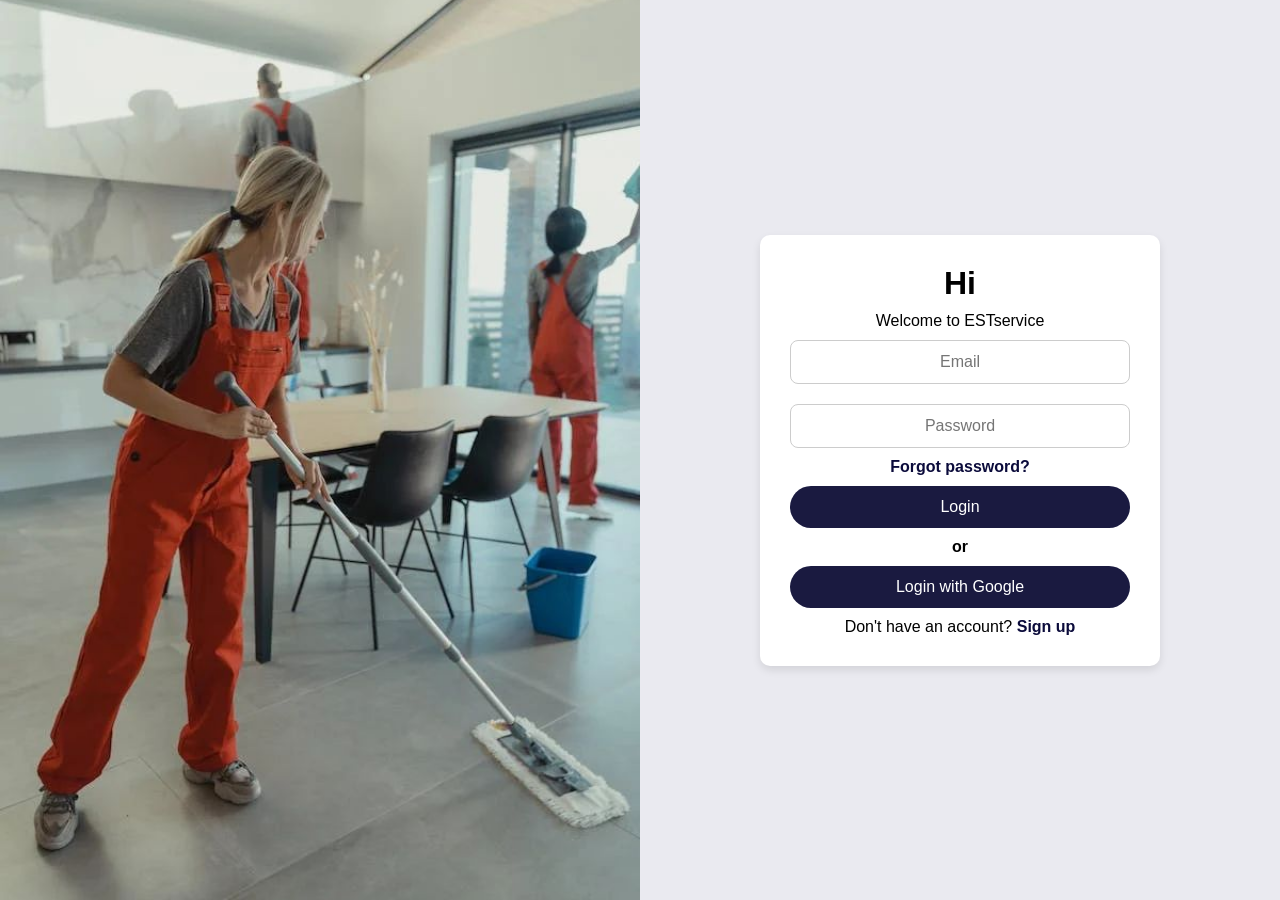
<file: EstService/Back-End/index.html>
<!DOCTYPE html>
<html lang="en">
<head>
    <meta charset="UTF-8">
    <meta name="viewport" content="width=device-width, initial-scale=1.0">
    <title>Admin | login </title>
    <link rel="stylesheet" href="css/master.css">
    <link rel="stylesheet" href="css/styles.css">
</head>
    <body>
        <div class="main">
            <div class="left-section">
            </div>
            <div class="right-section">
                <div class="login-container">
                    <h1>Hi</h1>
                    <p>Welcome to ESTservice</p>
                    <input type="email" placeholder="Email">
                    <input type="password" placeholder="Password">
                    <p class="forget-password"><a   href="#">Forgot password?</a></p>
                    <button>Login</button>
                    <p class="social-login">or</p>
                    <button>Login with Google</button>
                    <p class="already-have-account">Don't have an account? <a href="#">Sign up</a></p>
                </div>
            </div>
        </div>
    </body>
</html>
</file>
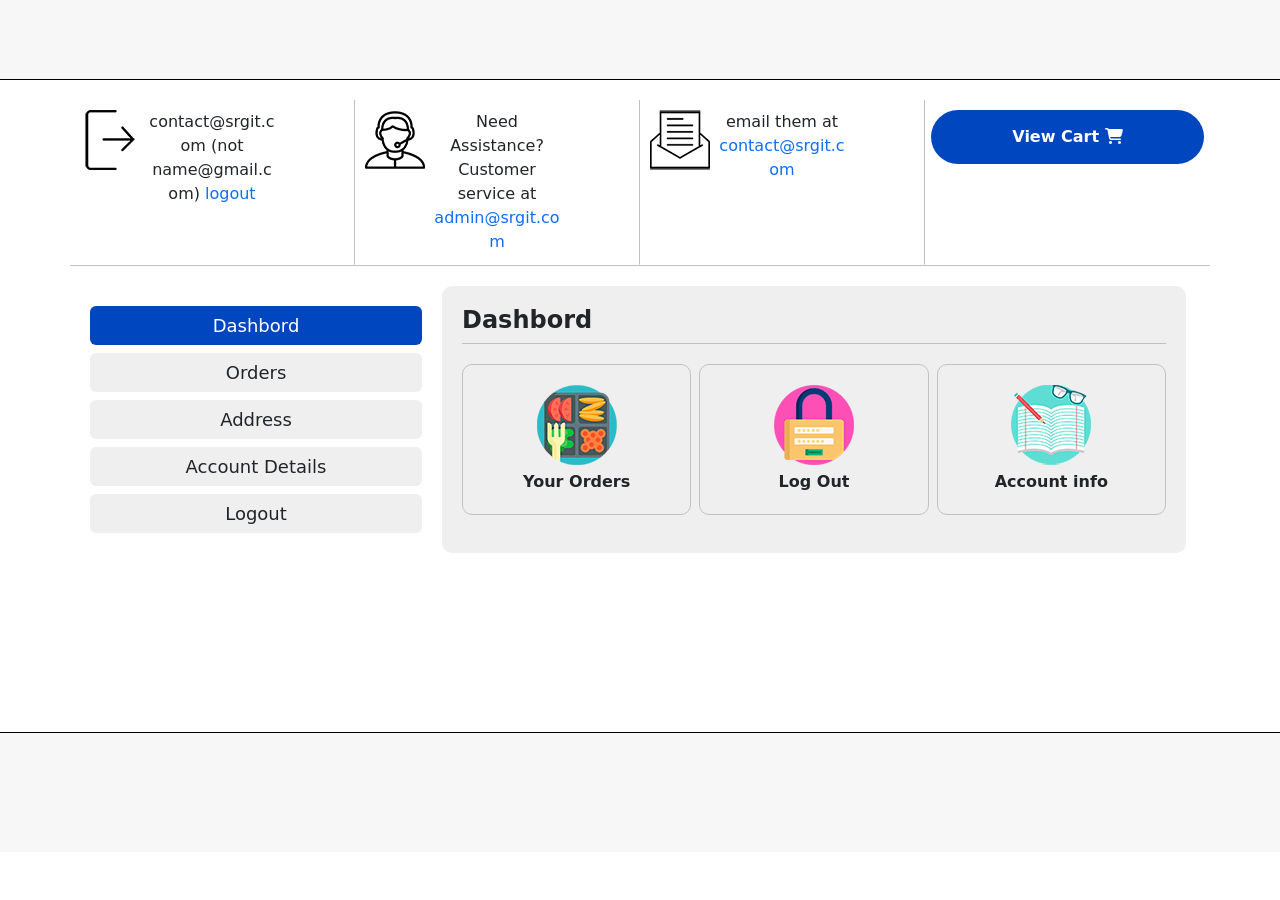
<file: my account/my-account.html>
<!DOCTYPE html>
<html lang="en">
<head>
  <meta charset="UTF-8">
  <meta name="viewport" content="width=device-width, initial-scale=1.0">
  <link href="https://cdn.jsdelivr.net/npm/bootstrap@5.3.3/dist/css/bootstrap.min.css" rel="stylesheet" integrity="sha384-QWTKZyjpPEjISv5WaRU9OFeRpok6YctnYmDr5pNlyT2bRjXh0JMhjY6hW+ALEwIH" crossorigin="anonymous">
  <link rel="stylesheet" href="https://cdnjs.cloudflare.com/ajax/libs/font-awesome/6.7.2/css/all.min.css" integrity="sha512-Evv84Mr4kqVGRNSgIGL/F/aIDqQb7xQ2vcrdIwxfjThSH8CSR7PBEakCr51Ck+w+/U6swU2Im1vVX0SVk9ABhg==" crossorigin="anonymous" referrerpolicy="no-referrer" />
  <link rel="stylesheet" href="css/master.css">
  <title>my account</title>
</head>
  <body>

    <!-- ====================================== Start Fake Header ========================================  -->
    <div class="fake-header">
      
    </div>
    <!-- ====================================== End Fake Header ========================================  -->








    <div class="main">
      <!-- =============================== Start Upper Section ====================================== -->
      <div class="container">
        <div class="upper-info row gy-5">
          <div class="col-sm-12 col-md-9 col-lg-3 single-info">
            <div class="upper-card account-name">
              <div class="row g-2">
                <div class="col-sm-12 col-md-3 card-image">
                  <img src="images/my account/logout.png" alt="something went wrong">
                </div>
                <div class="col-sm-12 col-md-6">
                  <div class="card-name">
                    contact@srgit.com
                    <span class="not-account">(not name@gmail.com)  <a href="#">logout</a></span>
                  </div>
                </div>
              </div>
            </div>
          </div>
          <div class="col-sm-12 col-md-9 col-lg-3 single-info">
            <div class="upper-card need-help">
              <div class="row g-2">
                <div class="col-sm-12 col-md-3 card-image">
                  <img src="images/my account/support (1).png" alt="something went wrong">
                </div>
                <div class="col-sm-12 col-md-6">
                  <div class="card-name">
                    Need Assistance?
                    Customer service at
                    
                    <a href="#">admin@srgit.com</a>
                  </div>
                </div>
              </div>
            </div>
          </div>
          <div class="col-sm-12 col-md-9 col-lg-3 single-info">
            <div class="upper-card the-email">
              <div class="row g-2">
                <div class="col-sm-12 col-md-3 card-image">
                  <img src="images/my account/email.png" alt="something went wrong">
                </div>
                <div class="col-sm-12 col-md-6">
                  <div class="card-name">
                    email them at
                    
                    <a href="#">contact@srgit.com</a>
                  </div>
                </div>
              </div>
            </div>
          </div>
          <div class="col-sm-12 col-md-6 col-lg-3 cart-button-section">
            <div class="upper-card need-help">
              <div class="row g-2">
                <button class="btn main-btn">view cart <i class="fa-solid fa-cart-shopping"></i></button>
              </div>
            </div>
          </div>
        </div>
      </div>
      <!-- =============================== End Upper Section ====================================== -->


      <!-- =============================== Start Tabs And Section ================================ -->
        <div class="container">
          <div class="content-my-account-section row">
            <div class="row">
              <div class="tabs col-12 col-lg-4">
                <div class="row gy-2">
                  <div class="col-12 single-tab">
                    <a class="myaccount-tab btn tab-button active" section-open="Dashbord"  >Dashbord</a>
                  </div>
                  <div class="col-12 single-tab">
                    <a class="myaccount-tab btn tab-button" section-open="Orders" >Orders</a>
                  </div>
                  <div class="col-12 single-tab">
                    <a class="myaccount-tab btn tab-button" section-open="Address" >Address</a>
                  </div>
                  <div class="col-12 single-tab">
                    <a class="myaccount-tab btn tab-button" section-open="Account Details">Account Details</a>
                  </div>
                  <div class="col-12 single-tab">
                    <a class="myaccount-tab btn tab-button" href="#">Logout</a>
                  </div>
                </div>
              </div>
              <div class="col-12 col-lg-8 tab-content">
                <div id="Dashbord" class="single-tab-content">
                  <div class="header-cotent">
                    <h2>Dashbord</h2>
                  </div>
                  <div class="row g-2">
                    
                    <div class="col-12 col-md-4 ">
                      <div class="dashbord-card">
                        <img src="images/my account/lunch-box.png" alt="">
                        <div class="dashbord-card-title">Your Orders</div>
                      </div>
                    </div>
                    <div class="col-12 col-md-4 ">
                      <div class="dashbord-card">
                        <img src="images/my account/login.png" alt="">
                        <div class="dashbord-card-title">Log Out</div>
                      </div>
                    </div>
                    <div class="col-12 col-md-4 ">
                      <div class="dashbord-card">
                        <img src="images/my account/notebook.png" alt="">
                        <div class="dashbord-card-title">Account info</div>
                      </div>
                    </div>
                  </div>
                </div>
              </div>
            </div>
          </div>
        </div>
      <!-- =============================== End Tabs And Section ================================ -->



    </div>







    <!-- ====================================== Start Fake footer ========================================  -->
    <div class="fake-footer">
      
    </div>
    <!-- ====================================== End Fake footer ========================================  -->


    <script src="https://cdn.jsdelivr.net/npm/@popperjs/core@2.11.8/dist/umd/popper.min.js" integrity="sha384-I7E8VVD/ismYTF4hNIPjVp/Zjvgyol6VFvRkX/vR+Vc4jQkC+hVqc2pM8ODewa9r" crossorigin="anonymous"></script>
    <script src="https://cdn.jsdelivr.net/npm/bootstrap@5.3.3/dist/js/bootstrap.min.js" integrity="sha384-0pUGZvbkm6XF6gxjEnlmuGrJXVbNuzT9qBBavbLwCsOGabYfZo0T0to5eqruptLy" crossorigin="anonymous"></script>
  </body>
</html>
</file>
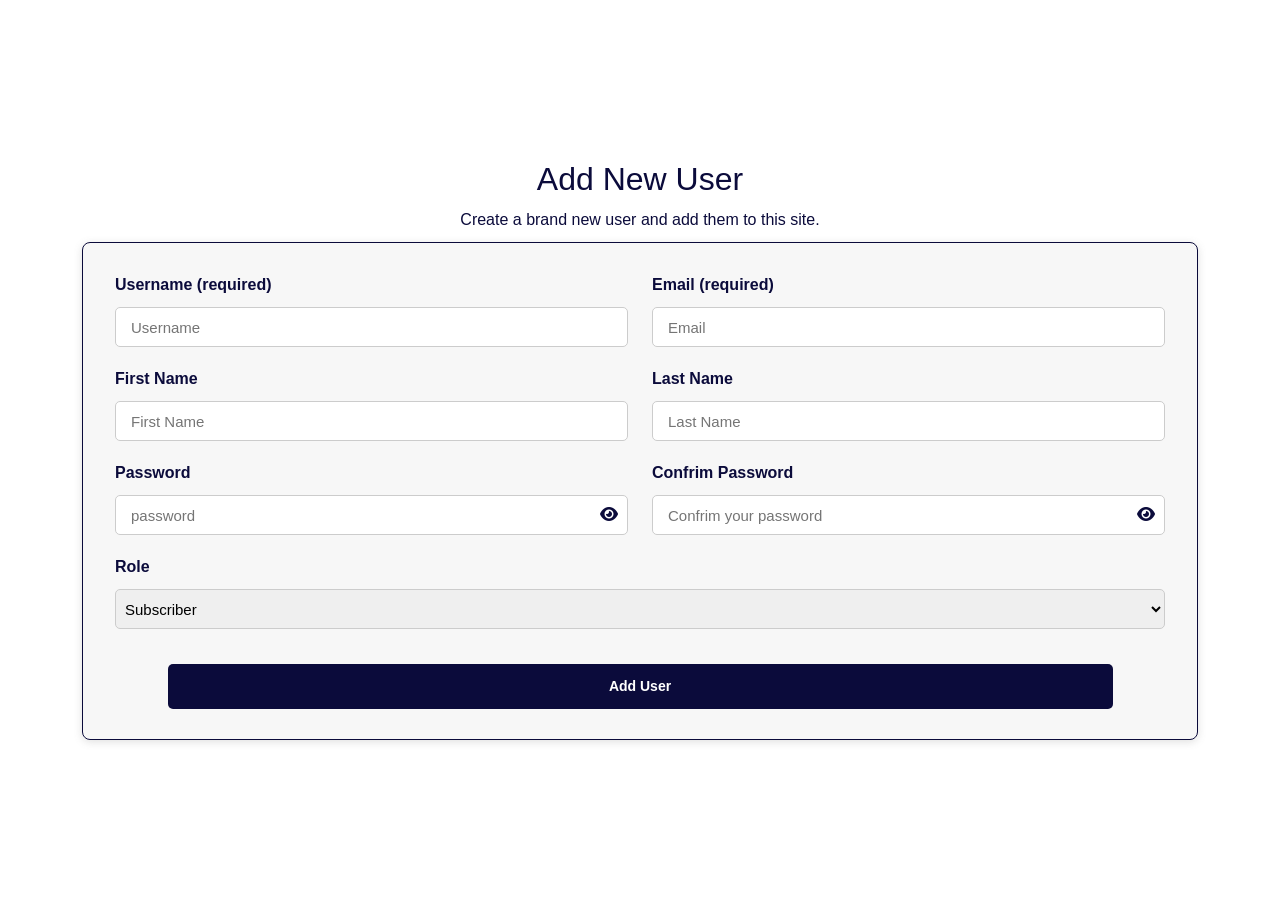
<file: EstService/Back-End/add-user.html>
<!DOCTYPE html>
<html lang="en">
<head>
    <meta charset="UTF-8">
    <meta name="viewport" content="width=device-width, initial-scale=1.0">
    <title>Add New User</title>
    <link href="https://cdn.jsdelivr.net/npm/bootstrap@5.3.3/dist/css/bootstrap.min.css" rel="stylesheet" integrity="sha384-QWTKZyjpPEjISv5WaRU9OFeRpok6YctnYmDr5pNlyT2bRjXh0JMhjY6hW+ALEwIH" crossorigin="anonymous">
    <link rel="stylesheet" href="https://cdnjs.cloudflare.com/ajax/libs/font-awesome/6.7.2/css/all.min.css" integrity="sha512-Evv84Mr4kqVGRNSgIGL/F/aIDqQb7xQ2vcrdIwxfjThSH8CSR7PBEakCr51Ck+w+/U6swU2Im1vVX0SVk9ABhg==" crossorigin="anonymous" referrerpolicy="no-referrer" />
    <link rel="stylesheet" href="css/master.css">
    <!-- <link rel="stylesheet" href="css/add-user.css"> -->
</head>
    <body>
        <div class="main-form">
            <div class="container">
                <h2 >Add New User</h2>
                <p>Create a brand new user and add them to this site.</p>
    
            <form action=""  method="POST">
                <div class="row">
                    <div class="input-div col-sm-12 col-md-6">
                        <label for="username">Username <span>(required)</span></label>
                        <input type="text" name="username" required id="username" placeholder="Username">
                    </div>
        
                    <div class="input-div col-sm-12 col-md-6">
                        <label for="email">Email <span>(required)</span></label>
                        <input type="email" name="email" required id="email" placeholder="Email">
                    </div>
                </div>
    
                <div class="row">
                    
                <div class="input-div col-sm-12 col-md-6">
                    <label for="firstname">First Name</label>
                    <input type="text" id="first-name" name="first-name" placeholder="First Name">
                </div>
    
                <div class="input-div col-sm-12 col-md-6">
                    <label for="last-name">Last Name</label>
                    <input type="text" id="last-name" name="last-name" placeholder="Last Name">
                </div>
                </div>
    
                <div class="row">
                    <div class="input-div col-sm-12 col-md-6">
                        <label for="password">Password</label>
                        <div class="password-with-icon">
                            <input type="password" id="password" name="password" placeholder="password">
                        </div>
                    </div>
    
                    <div class="input-div col-sm-12 col-md-6">
                        <label for="password">Confrim Password</label>
                        <div class="password-with-icon">
                            <input type="password" id="conf_password" name="conf-password" placeholder="Confrim your password">
                        </div>
                    </div>
                </div>
    
                <div class="row">
                    <div class="input-div ">
                        <label for="role">Role</label>
                        <select id="role" name="role">
                            <option value="subscriber">Subscriber</option>
                            <option value="editor">Editor</option>
                            <option value="administrator">Administrator</option>
                        </select>
                    </div>
                </div>
    
                <div class="row">
                    <div class="input-div">
                        <button type="submit" class="submit-btn">Add User</button>
                    </div>
                </div>
    
            </form>
            </div>
        </div>
    </body>
    <script src="https://cdn.jsdelivr.net/npm/@popperjs/core@2.11.8/dist/umd/popper.min.js" integrity="sha384-I7E8VVD/ismYTF4hNIPjVp/Zjvgyol6VFvRkX/vR+Vc4jQkC+hVqc2pM8ODewa9r" crossorigin="anonymous"></script>
    <script src="https://cdn.jsdelivr.net/npm/bootstrap@5.3.3/dist/js/bootstrap.min.js" integrity="sha384-0pUGZvbkm6XF6gxjEnlmuGrJXVbNuzT9qBBavbLwCsOGabYfZo0T0to5eqruptLy" crossorigin="anonymous"></script>
    <script src="https://ajax.googleapis.com/ajax/libs/jquery/3.7.1/jquery.min.js"></script>
    <script src="js/main.js"></script>
</html>
</file>
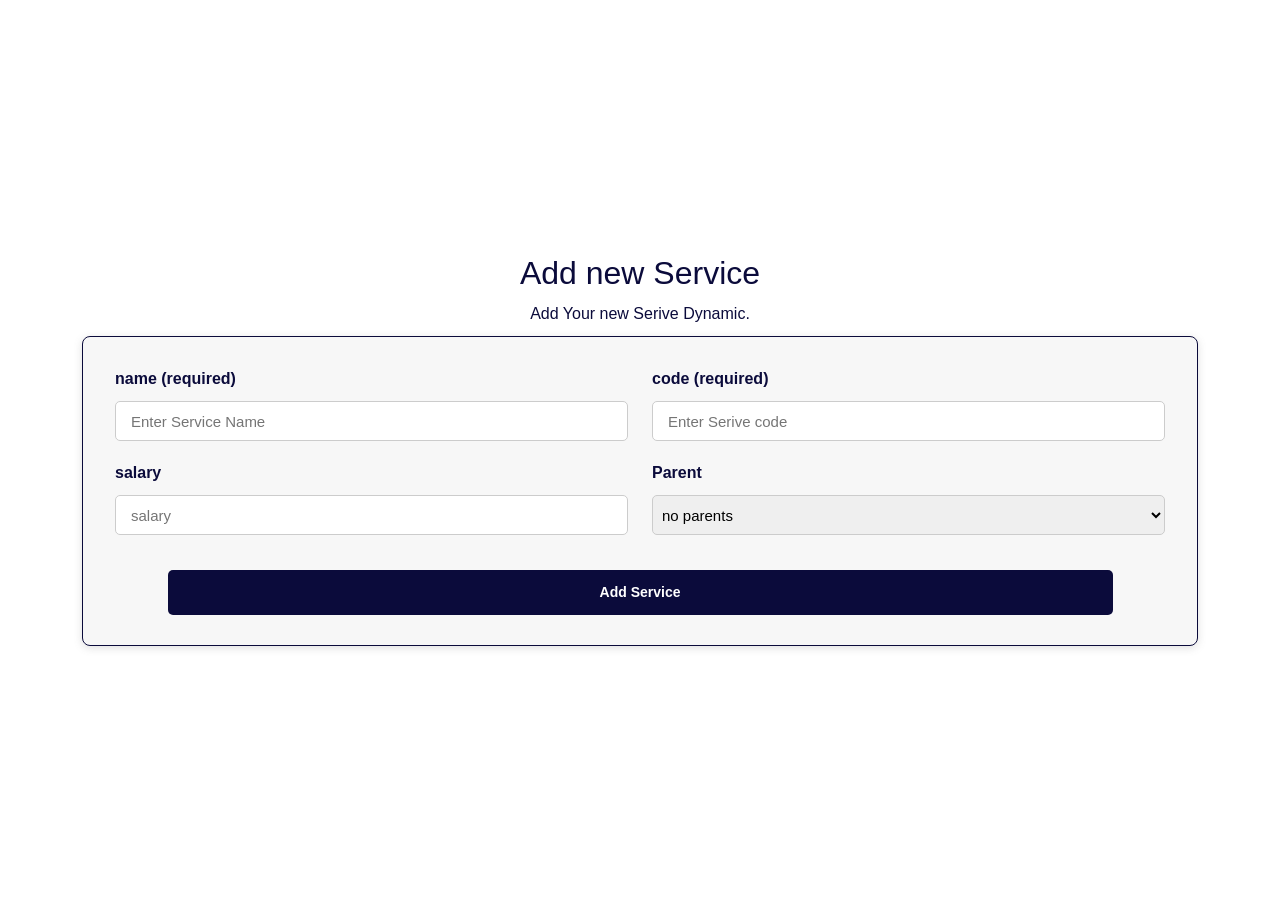
<file: EstService/Back-End/services.html>
<!DOCTYPE html>
<html lang="en">
<head>
    <meta charset="UTF-8">
    <meta name="viewport" content="width=device-width, initial-scale=1.0">
    <title>Add New User</title>
    <link href="https://cdn.jsdelivr.net/npm/bootstrap@5.3.3/dist/css/bootstrap.min.css" rel="stylesheet" integrity="sha384-QWTKZyjpPEjISv5WaRU9OFeRpok6YctnYmDr5pNlyT2bRjXh0JMhjY6hW+ALEwIH" crossorigin="anonymous">
    <link rel="stylesheet" href="https://cdnjs.cloudflare.com/ajax/libs/font-awesome/6.7.2/css/all.min.css" integrity="sha512-Evv84Mr4kqVGRNSgIGL/F/aIDqQb7xQ2vcrdIwxfjThSH8CSR7PBEakCr51Ck+w+/U6swU2Im1vVX0SVk9ABhg==" crossorigin="anonymous" referrerpolicy="no-referrer" />
    <link rel="stylesheet" href="css/master.css">
    <!-- <link rel="stylesheet" href="css/add-user.css"> -->
</head>
    <body>
        <div class="main-form">
            <div class="container">
                <h2 >Add new Service</h2>
                <p>Add Your new Serive Dynamic.</p>
    
            <form action=""  method="POST">
                <div class="row">
                    <div class="input-div col-sm-12 col-md-6">
                        <label for="name">name <span>(required)</span></label>
                        <input type="text" name="name" required id="name" placeholder="Enter Service Name">
                    </div>
        
                    <div class="input-div col-sm-12 col-md-6">
                        <label for="code">code <span>(required)</span></label>
                        <input type="code" name="code" required id="code" placeholder="Enter Serive code">
                    </div>
                </div>
    
                <div class="row">
                    <div class="input-div col-sm-12 col-md-6">
                        <label for="salary">salary</label>
                        <input type="number" id="salary name="salary placeholder="salary">
                    </div>

                    <div class="input-div col-sm-12 col-md-6">
                        <label for="service-parent">Parent</label>
                        <select name="parent" >
                            <option value="no_parents">no parents</option>
                            <option value="Serv1">Serv1</option>
                            <option value="serv2">serv2</option>
                        </select>
                    </div>

                </div>
    

    

    
                <div class="row">
                    <div class="input-div">
                        <button type="submit" class="submit-btn">Add Service</button>
                    </div>
                </div>
    
            </form>
            </div>
        </div>
    </body>
    <script src="https://cdn.jsdelivr.net/npm/@popperjs/core@2.11.8/dist/umd/popper.min.js" integrity="sha384-I7E8VVD/ismYTF4hNIPjVp/Zjvgyol6VFvRkX/vR+Vc4jQkC+hVqc2pM8ODewa9r" crossorigin="anonymous"></script>
    <script src="https://cdn.jsdelivr.net/npm/bootstrap@5.3.3/dist/js/bootstrap.min.js" integrity="sha384-0pUGZvbkm6XF6gxjEnlmuGrJXVbNuzT9qBBavbLwCsOGabYfZo0T0to5eqruptLy" crossorigin="anonymous"></script>
    <script src="https://ajax.googleapis.com/ajax/libs/jquery/3.7.1/jquery.min.js"></script>
    <script src="js/main.js"></script>
</html>
</file>
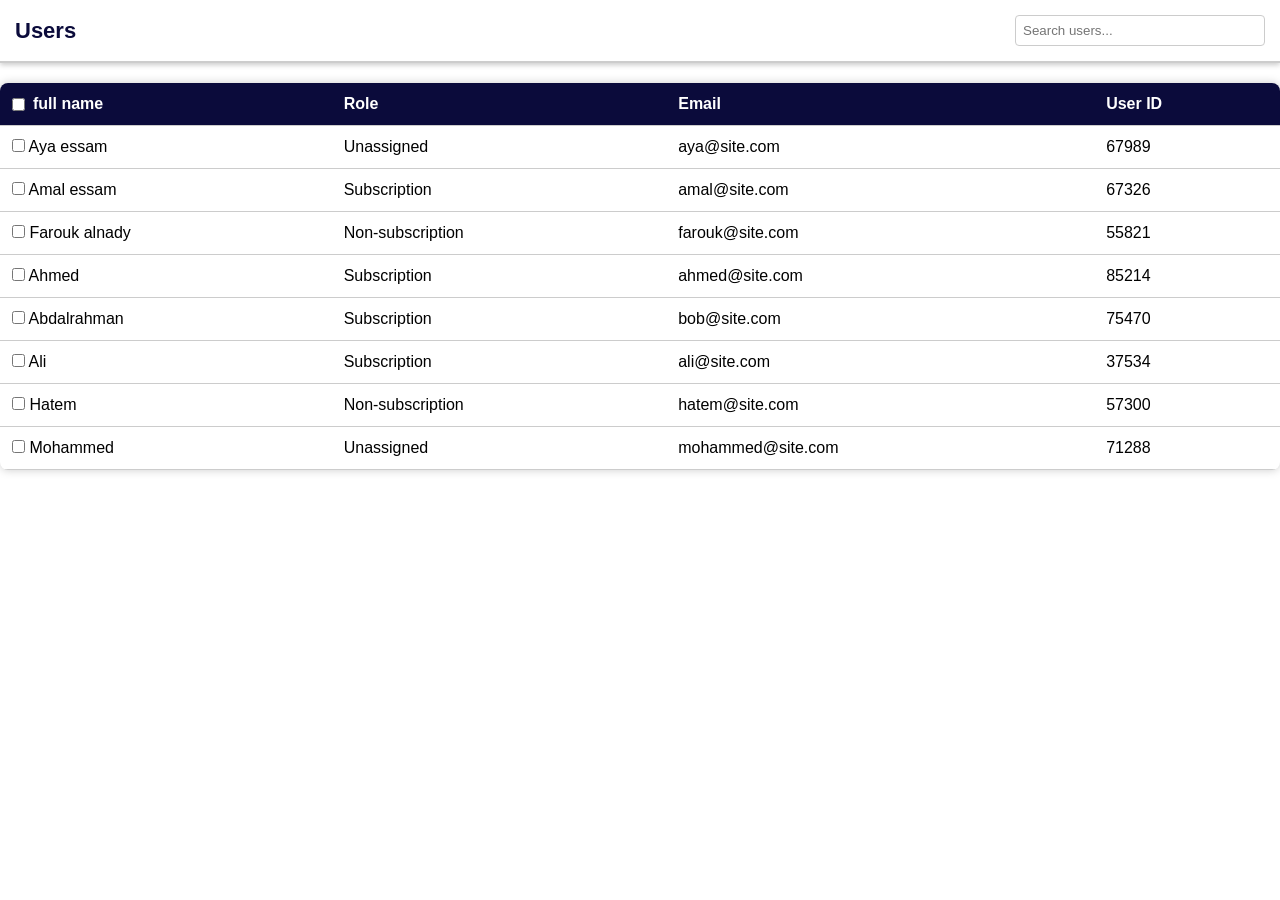
<file: EstService/Back-End/table-users.html>
<!DOCTYPE html>
<html lang="en">
<head>
    <meta charset="UTF-8">
    <meta name="viewport" content="width=device-width, initial-scale=1.0">
    <title>form</title>
    <link rel="stylesheet" href="css/master.css">
    <link rel="stylesheet" href="css/form.css">
</head>
    <body>
    <!-------------------- bage header --------------------------------------------->

        <div class="header">
        <h2 class="header-title">Users</h2>
        <input type="text" class="search-box" placeholder="Search users...">
        </div>


    <!------------------------------------ table-user ----------------------------------------->

    <!-------------------- table-header ----------------------------------------->
        <table class="users-table">
            <thead>
                <tr class="table-header">

                    <th class="col-fullname">
                    <div class="table-header-checkbox">
                        <input type="checkbox">
                    <label>full name</label>
                    </div> 
                    </th>

                    <th class="col-role">Role</th>
                    <th class="col-email">Email</th>
                    <th class="col-userid">User ID</th>
                </tr>
            </thead>
    <!----------------------table-row ----------------------------------------->
            <tbody>
                <tr class="user-row">
                    <td class="user-fullname">
                        <div class="user-profile">
                            <input type="checkbox" name="" id="">
                            <span class="user-name">Aya essam</span>
                        </div>
                    </td>
                    <td class="user-role">Unassigned</td>
                    <td class="user-email">aya@site.com</td>
                    <td class="user-id">67989</td>
                </tr>
                <tr class="user-row">
                    <td class="user-fullname"><input type="checkbox"> Amal essam </td>
                    <td class="user-role">Subscription</td>
                    <td class="user-email">amal@site.com</td>
                    <td class="user-id">67326</td>
                </tr>
                <tr class="user-row">
                    <td class="user-fullname"><input type="checkbox"> Farouk alnady</td>
                    <td class="user-role">Non-subscription</td>
                    <td class="user-email"> farouk@site.com</td>
                    <td class="user-id">55821</td>
                </tr>
                <tr class="user-row"> 
                    <td class="user-fullname"><input type="checkbox"> Ahmed</td>
                    <td class="user-role">Subscription</td>
                    <td class="user-email">ahmed@site.com</td>
                    <td class="user-id">85214</td>
                </tr>
                <tr class="user-row">
                    <td class="user-fullname"><input type="checkbox"> Abdalrahman</td>
                    <td class="user-role">Subscription</td>
                    <td class="user-email">bob@site.com</td>
                    <td class="user-id">75470</td>
                </tr>
                <tr class="user-row">
                    <td class="user-fullname"><input type="checkbox"> Ali</td>
                    <td class="user-role">Subscription</td>
                    <td class="user-email">ali@site.com</td>
                    <td class="user-id">37534</td>
                </tr>
                <tr class="user-row">
                    <td class="user-fullname"><input type="checkbox"> Hatem</td>
                    <td class="user-role">Non-subscription</td>
                    <td class="user-email">hatem@site.com</td>
                    <td class="user-id">57300</td>
                </tr>
                <tr class="user-row">
                    <td class="user-fullname"><input type="checkbox"> Mohammed</td>
                    <td class="user-role">Unassigned</td>
                    <td class="user-email">mohammed@site.com</td>
                    <td class="user-id">71288</td>
                </tr>
            </tbody>
        </table>

    </body>
</html>
</file>
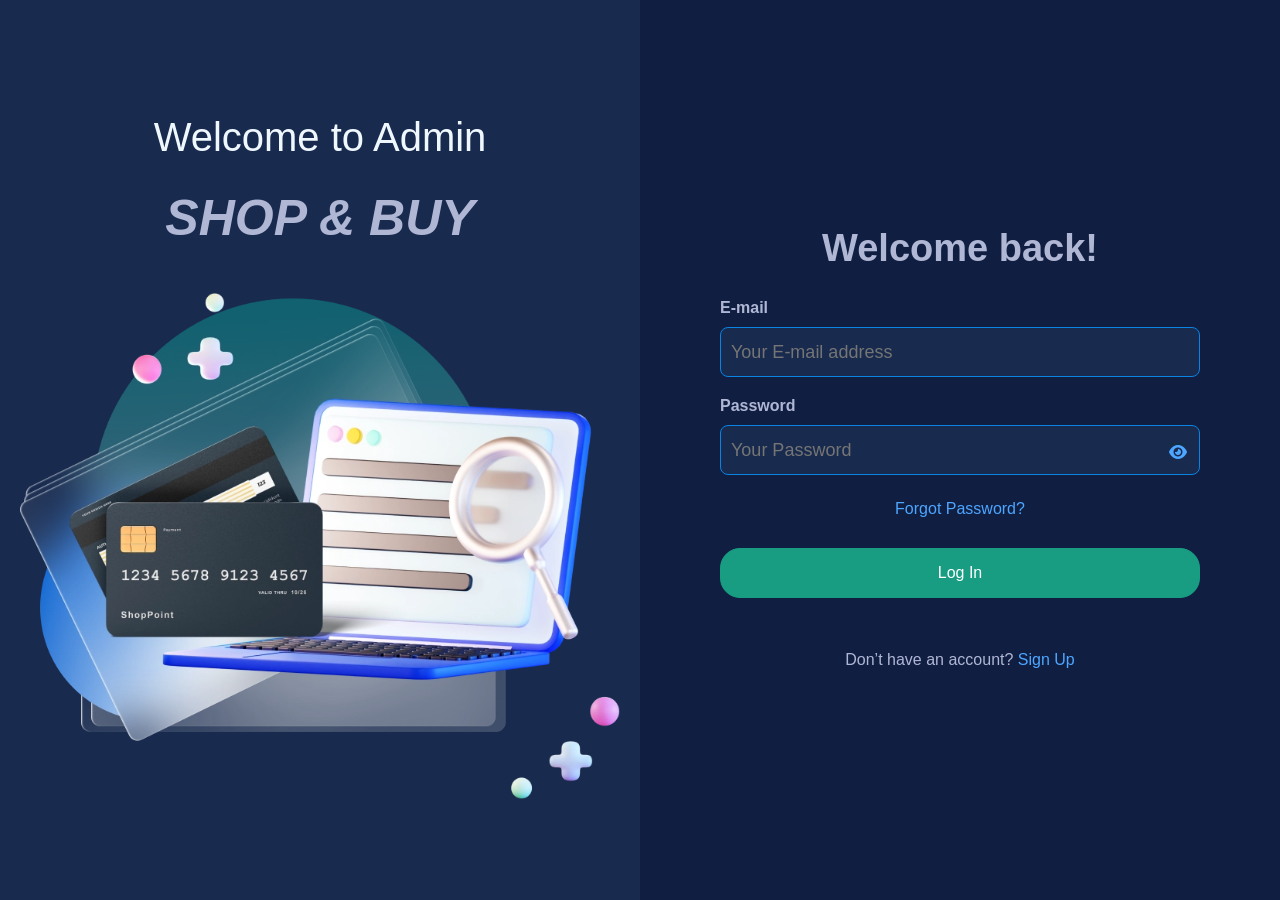
<file: S&B/Back-End/Log in.Html>
<!DOCTYPE html>
<html lang="en">
<head>
	<meta charset="UTF-8">
	<meta name="viewport" content="width=device-width, initial-scale=1.0">
	<title></title>
	<link rel="stylesheet" href="https://cdnjs.cloudflare.com/ajax/libs/font-awesome/6.7.2/css/all.min.css">
	<link rel="stylesheet" href="css/master.css">
	<link rel="stylesheet" href="css/log_in.css">
</head>
	<body>
		<div class="form">
			<div class="section_img">
					<p>Welcome to Admin <br> <span class="site-name">SHOP & BUY</span></p>
						<img src="imges/login.img/login-33fdac8a.webp" alt="">
			</div>
			<div class="section_log_in">
					<h2>Welcome back!</h2>
					<form class="log_in">
						<div class="input-div">
							<label for="E-mail">E-mail</label>
							<input type="text" id="E-mail" name="E-mail" placeholder="Your E-mail address">
						</div>
						<div class="input-div">
							<label for="Password">Password</label>
							<div class="password-with-icon">
								<input type="password" id="Password" class="password" name="Password" placeholder="Your Password">
							</div>
						</div>
						<div class="forget-password-div">
							<a href="#" class="forgot-password">Forgot Password?</a>
						</div>
						<button type="submit" class="login-button">Log In</button>
					</form>
					<p class="signup">Don’t have an account? <a href="/Sing up.Html">Sign Up</a></p>
			</div>
		</div>
		<script src="https://ajax.googleapis.com/ajax/libs/jquery/3.7.1/jquery.min.js"></script>
		<script src="js/main.js"></script>
		<script src="js/log-in.js"></script>
	</body>
</html>
</file>
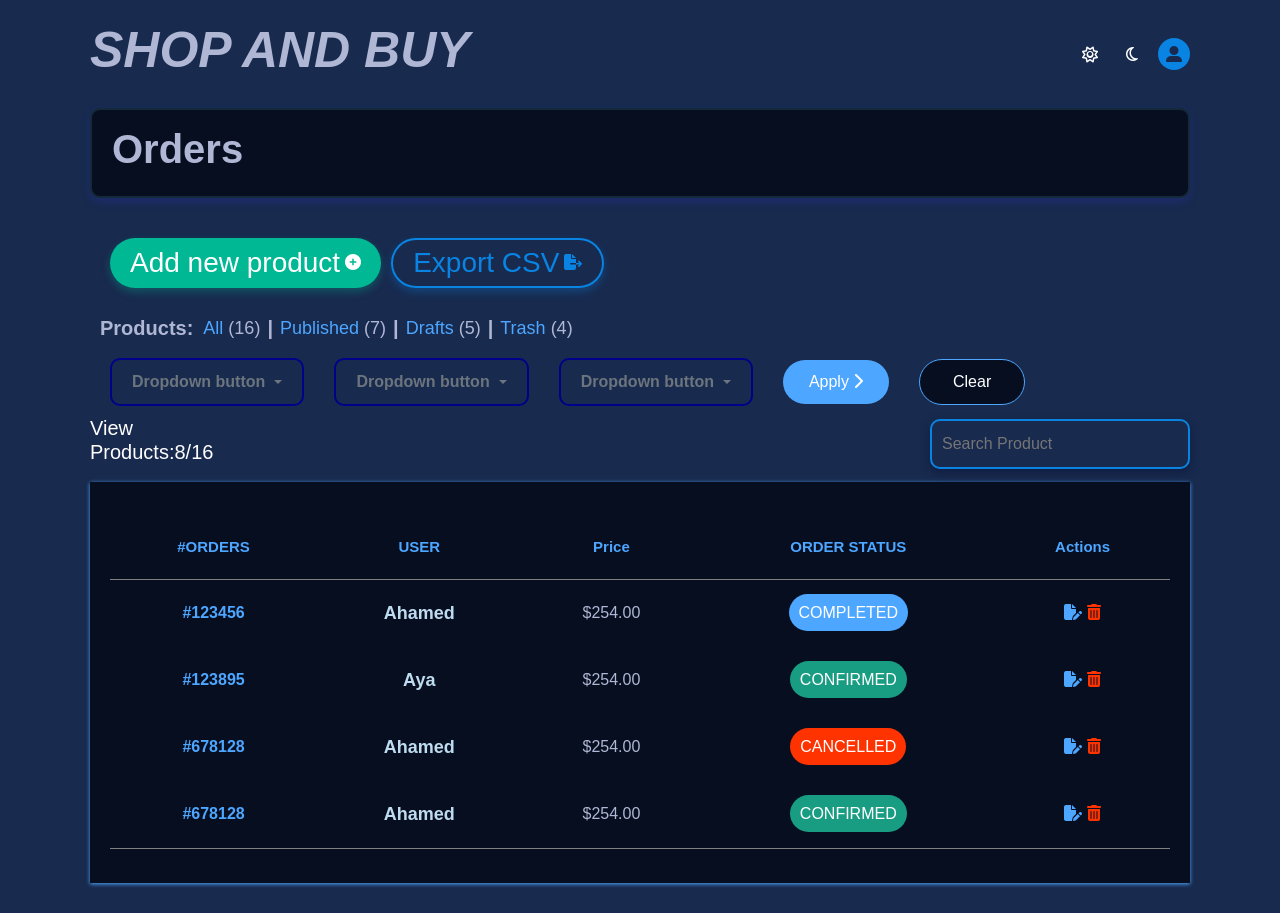
<file: S&B/Back-End/Orders.html>
<!DOCTYPE html>
<html lang="en">
<head>
    <meta charset="UTF-8">
    <meta name="viewport" content="width=device-width, initial-scale=1.0">
    <title>Document</title>
    <link href="https://cdn.jsdelivr.net/npm/bootstrap@5.3.3/dist/css/bootstrap.min.css" rel="stylesheet" integrity="sha384-QWTKZyjpPEjISv5WaRU9OFeRpok6YctnYmDr5pNlyT2bRjXh0JMhjY6hW+ALEwIH" crossorigin="anonymous">
    <link rel="stylesheet" href="https://cdnjs.cloudflare.com/ajax/libs/font-awesome/6.7.2/css/all.min.css">
    <link rel="stylesheet" href="css/master.css">
    <link rel="stylesheet" href="css/products.css">
    <link rel="stylesheet" href="css/orders.css">
</head>
  <body>
    <div class="container">
      <header class="header">
        <h1 class="site-name">SHOP AND BUY</h1>
          <div class="header-right-side">
            <i class="fa-regular fa-sun"></i>
            <i class="fa-regular fa-moon"></i>
            <a class="header-profile" href="#"><i class="fa-solid fa-user-large"></i></a>
          </div>
        </header>
          <div class="title">
        <h1>Orders</h1>
          </div>
        <div class="buttons">
          <button class="btn add-product">
            <h3>Add new product </h3><span class="icon"><i class="fa-solid fa-circle-plus"></i></span>
          </button>
          <button class="btn export-csv">
            <h3> Export CSV</h3> <span class="icon"><i class="fa-solid fa-file-export"></i></span>
          </button>
        </div>
        <div class="product">
          <p>
            <div class="taxonmies-div-title">Products:</div>
            <div class="taxonmies">
              <div class="single-tax">
                <span class="tax-name">
                  <a  class="link" class="#">All</a>
                </span>
                <span class="tax-count">(16)</span>
                <div class="tax-sperator">|</div>
              </div>
              <div class="single-tax">
                <span class="tax-name">
                  <a class="link" href="#">Published</a>
                </span>
                <span class="tax-count">(7)</span>
                <div class="tax-sperator">|</div>
              </div>
              <div class="single-tax">
                <span class="tax-name">
                  <a class="link" href="#">Drafts</a>
                </span>
                <span class="tax-count">(5)</span>
                <div class="tax-sperator">|</div>
              </div>
              <div class="single-tax">
                <span class="tax-name">
                  <a class="link" href="#">Trash</a>
                </span>
                <span class="tax-count">(4)</span>
              </div>
            </div>
        </div>
        <div class="Dropdown_seciton">
          <div class="dropdown">
            <button class="btn btn dropdown-toggle text-secondary" type="button" data-bs-toggle="dropdown" aria-expanded="false">
                Dropdown button
            </button>
            <ul class="dropdown-menu">
              <li><a class="link" class="dropdown-item" href="#">Action</a></li>
              <li><a class="link" class="dropdown-item" href="#">Another action</a></li>
              <li><a class="link" class="dropdown-item" href="#">Something else here</a></li>
            </ul>
          </div>
        <div class="dropdown">
          <button class="btn btn dropdown-toggle text-secondary" type="button" data-bs-toggle="dropdown" aria-expanded="false">
              Dropdown button
          </button>
          <ul class="dropdown-menu">
            <li><a class="link" class="dropdown-item" href="#">Action</a></li>
            <li><a class="link" class="dropdown-item" href="#">Another action</a></li>
            <li><a class="link" class="dropdown-item" href="#">Something else here</a></li>
          </ul>
        </div>
        <div class="dropdown">
          <button class="btn btn dropdown-toggle text-secondary" type="button" data-bs-toggle="dropdown" aria-expanded="false">
              Dropdown button
          </button>
          <ul class="dropdown-menu">
            <li><a class="link" class="dropdown-item" href="#">Action</a></li>
            <li><a class="link" class="dropdown-item" href="#">Another action</a></li>
            <li><a class="link" class="dropdown-item" href="#">Something else here</a></li>
          </ul>
        </div>
        <button class="apply-btn">Apply <i class="fa-solid fa-chevron-right"></i></button>
        <button class="clear-btn">Clear</button>
      </div>
    <section class="table_titil">
      <h1>View Products:8/16</h1>
      <div class="outputs">
        <div class="search_block">
          <input type="text" class="search"placeholder="Search Product"
          onkeyup="SearchTable(this)">
        </div>
      </div>
    </section>
    <main class="table">
  <section class="table_body">
    <table class="table_header">
      <thead>
        <tr class="design_header">
          <th>#ORDERS</th>
          <th>USER</th> 
          <th>Price</th>
          <th>ORDER STATUS</th>
          <th>Actions</th>
        </tr>
      </thead>
      <tbody>
        <tr>
          <th class="code">#123456</th>
          <td class="user">Ahamed</td>
          <td><span class="Price">$254.00</span></td>
          <td><span class="COMPLETED">COMPLETED</span></td>
          <td><span class="Actions"><a class="link" href="#" ><i class="fa-solid fa-file-pen"></i></a> <a class="link" href="#" ><i id="Trash" class="fa-solid fa-trash-can"></i></span></td>
        </tr>
        <tr>
          <th class="code">#123895</th>
          <td class="user">Aya</td>
          <td><span class="Price">$254.00</span></td>
          <td><span class="CONFIRMED">CONFIRMED</span></td>
          <td><span class="Actions"><a class="link" href="#" ><i class="fa-solid fa-file-pen"></i></a> <a class="link" href="#" ><i id="Trash" class="fa-solid fa-trash-can"></i></span></td>
        </tr>
        <tr>
          <th class="code">#678128</th>
          <td  class="user">Ahamed</td>
          <td><span class="Price">$254.00</span></td>
          <td><span class="CANCELLED">CANCELLED</span></td>
          <td><span class="Actions"><a class="link" href="#" ><i class="fa-solid fa-file-pen"></i></a> <a class="link" href="#" ><i id="Trash" class="fa-solid fa-trash-can"></i></span></td>
        </tr>
        <tr>
          <th class="code">#678128</th>
          <td  class="user">Ahamed</td>
          <td><span class="Price">$254.00</span></td>
          <td><span class="CONFIRMED">CONFIRMED</span></td>
          <td><span class="Actions"><a class="link" href="#" ><i class="fa-solid fa-file-pen"></i></a> <a class="link" href="#" ><i id="Trash" class="fa-solid fa-trash-can"></i></span></td>
        </tr>
      </tbody>
    </table>
  </section>

    </main>
    <script src="https://cdn.jsdelivr.net/npm/bootstrap@5.3.3/dist/js/bootstrap.bundle.min.js" integrity="sha384-YvpcrYf0tY3lHB60NNkmXc5s9fDVZLESaAA55NDzOxhy9GkcIdslK1eN7N6jIeHz" crossorigin="anonymous"></script>
    <script src="https://ajax.googleapis.com/ajax/libs/jquery/3.7.1/jquery.min.js"></script>
    <script src="js/main.js"></script>

  </body>
</html>
</file>
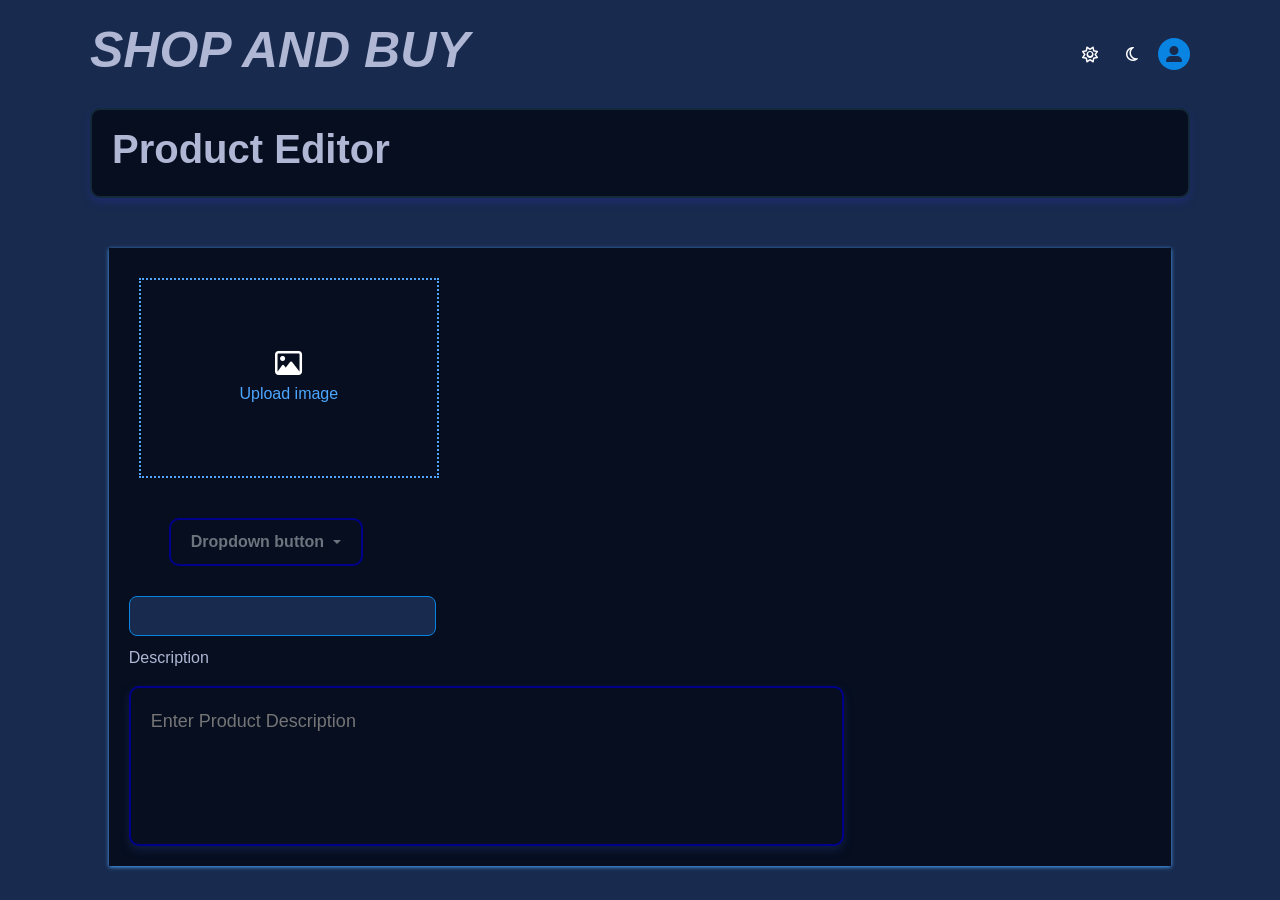
<file: S&B/Back-End/Product_Editor.html>
<!DOCTYPE html>
<html lang="en">
<head>
    <meta charset="UTF-8">
    <meta name="viewport" content="width=device-width, initial-scale=1.0">
    <title>Document</title>
    <link href="https://cdn.jsdelivr.net/npm/bootstrap@5.3.3/dist/css/bootstrap.min.css" rel="stylesheet" integrity="sha384-QWTKZyjpPEjISv5WaRU9OFeRpok6YctnYmDr5pNlyT2bRjXh0JMhjY6hW+ALEwIH" crossorigin="anonymous">
    <link rel="stylesheet" href="https://cdnjs.cloudflare.com/ajax/libs/font-awesome/6.7.2/css/all.min.css">
    <link rel="stylesheet" href="css/master.css">
    <link rel="stylesheet" href="css/products.css">
    <link rel="stylesheet" href="css/orders.css">
    <link rel="stylesheet" href="css/editor.css">
</head>
  <body>
    <div class="container">
      <header class="header">
        <h1 class="site-name">SHOP AND BUY</h1>
          <div class="header-right-side">
            <i class="fa-regular fa-sun"></i>
            <i class="fa-regular fa-moon"></i>
            <a class="header-profile" href="#"><i class="fa-solid fa-user-large"></i></a>
          </div>
        </header>
          <div class="title">
        <h1>Product Editor</h1>
          </div>
        </div>
          <main class="Editor">
            <div class="product_editor">
              <div class="image-upload">
                  <i class="fa-regular fa-image"></i>
                <input  type="file" class="fileInput" accept="image/*" >
                <span class="Upload_image">Upload image</span>
              </div>
            </div>
            <div class="Description_div">
              <div class="files">
                <div class="Dropdown_div">
                  <div class="dropdown">
                    <button class="btn btn dropdown-toggle  text-secondary" type="button" data-bs-toggle="dropdown" aria-expanded="false">
                      Dropdown button
                    </button>
                    <ul class="dropdown-menu" > 
                      <li ><a  class="link" class="dropdown-item" href="#">Action</a></li>
                      <li ><a  class="link" class="dropdown-item" href="#">Another action</a></li>
                      <li><a  class="link" class="dropdown-item" href="#">Something else here</a></li>
                    </ul>
                  </div>
                  </div>
                </div>
                <input type="text" class="input_text" name="text" >
            <p class="Description_p">Description</p>
            <div class="Description_div">
              <textarea class="Description" placeholder="Enter Product Description"></textarea>
                </div>
            </div>
          </main>
    <script src="https://cdn.jsdelivr.net/npm/bootstrap@5.3.3/dist/js/bootstrap.bundle.min.js" integrity="sha384-YvpcrYf0tY3lHB60NNkmXc5s9fDVZLESaAA55NDzOxhy9GkcIdslK1eN7N6jIeHz" crossorigin="anonymous"></script>
    <script src="https://ajax.googleapis.com/ajax/libs/jquery/3.7.1/jquery.min.js"></script>
    <script src="js/main.js"></script>
  </body>
</html>
</file>
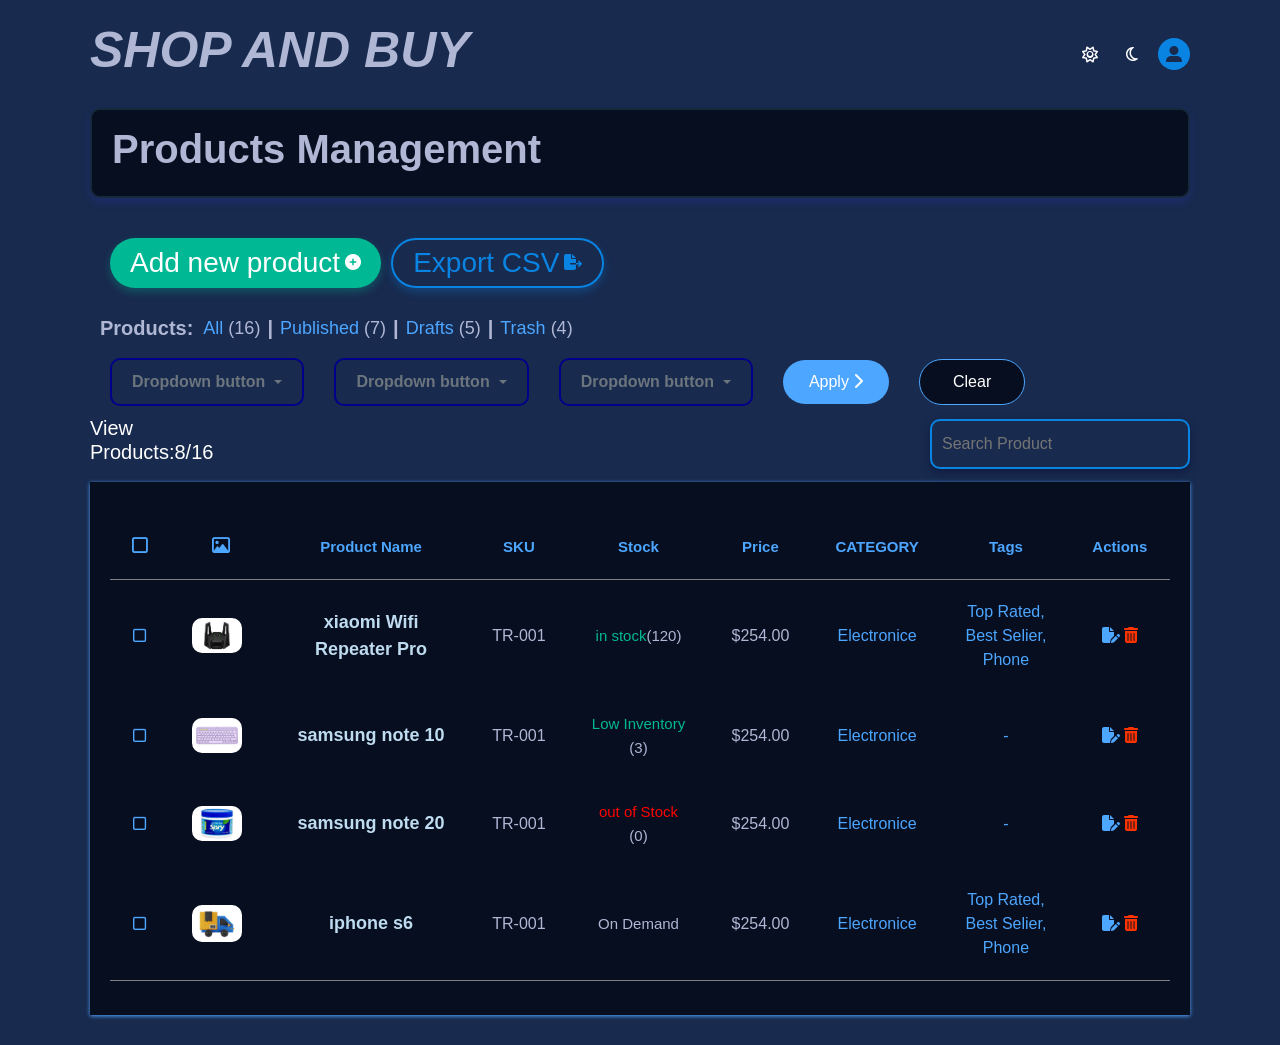
<file: S&B/Back-End/Products_Management.html>
<!DOCTYPE html>
<html lang="en">
<head>
    <meta charset="UTF-8">
    <meta name="viewport" content="width=device-width, initial-scale=1.0">
    <title>Document</title>
    <link href="https://cdn.jsdelivr.net/npm/bootstrap@5.3.3/dist/css/bootstrap.min.css" rel="stylesheet" integrity="sha384-QWTKZyjpPEjISv5WaRU9OFeRpok6YctnYmDr5pNlyT2bRjXh0JMhjY6hW+ALEwIH" crossorigin="anonymous">
    <link rel="stylesheet" href="https://cdnjs.cloudflare.com/ajax/libs/font-awesome/6.7.2/css/all.min.css">
    <link rel="stylesheet" href="css/master.css">
    <link rel="stylesheet" href="css/products.css">
</head>
  <body>
    <div class="container">
      <header class="header">
        <h1 class="site-name">SHOP AND BUY</h1>
          <div class="header-right-side">
            <i class="fa-regular fa-sun"></i>
            <i class="fa-regular fa-moon"></i>
            <a class="header-profile" href="#"><i class="fa-solid fa-user-large"></i></a>
          </div>
        </header>
          <div class="title">
        <h1>Products Management</h1>
          </div>
        <div class="buttons">
          <button class="btn add-product">
            <h3>Add new product </h3><span class="icon"><i class="fa-solid fa-circle-plus"></i></span>
          </button>
          <button class="btn export-csv">
            <h3> Export CSV</h3> <span class="icon"><i class="fa-solid fa-file-export"></i></span>
          </button>
        </div>
        <div class="product">
          <p>
            <div class="taxonmies-div-title">Products:</div>
            <div class="taxonmies">
              <div class="single-tax">
                <span class="tax-name">
                  <a class="link" href="#">All</a>
                </span>
                <span class="tax-count">(16)</span>
                <div class="tax-sperator">|</div>
              </div>
              <div class="single-tax">
                <span class="tax-name">
                  <a class="link" href="#">Published</a>
                </span>
                <span class="tax-count">(7)</span>
                <div class="tax-sperator">|</div>
              </div>
              <div class="single-tax">
                <span class="tax-name">
                  <a class="link" href="#">Drafts</a>
                </span>
                <span class="tax-count">(5)</span>
                <div class="tax-sperator">|</div>
              </div>
              <div class="single-tax">
                <span class="tax-name">
                  <a class="link" href="#">Trash</a>
                </span>
                <span class="tax-count">(4)</span>
              </div>
            </div>
        </div>
        <div class="Dropdown_seciton">
        <div class="dropdown">
          <button class="btn btn dropdown-toggle text-secondary " type="button" data-bs-toggle="dropdown" aria-expanded="false">
            Dropdown button
          </button>
          <ul class="dropdown-menu">
            <li><a class="link" class="dropdown-item" href="#">Action</a></li>
            <li><a class="link" class="dropdown-item" href="#">Another action</a></li>
            <li><a class="link" class="dropdown-item" href="#">Something else here</a></li>
          </ul>
        </div>
        <div class="dropdown">
          <button class="btn btn  dropdown-toggle text-secondary" type="button" data-bs-toggle="dropdown" aria-expanded="false">
            Dropdown button
          </button>
          <ul class="dropdown-menu">
            <li><a class="link" class="dropdown-item" href="#">Action</a></li>
            <li><a class="link" class="dropdown-item" href="#">Another action</a></li>
            <li><a class="link" class="dropdown-item" href="#">Something else here</a></li>
          </ul>
        </div>
        <div class="dropdown">
          <button class="btn btn dropdown-toggle text-secondary" type="button" data-bs-toggle="dropdown" aria-expanded="false">
              Dropdown button
          </button>
          <ul class="dropdown-menu">
            <li><a class="link" class="dropdown-item" href="#">Action</a></li>
            <li><a class="link" class="dropdown-item" href="#">Another action</a></li>
            <li><a class="link" class="dropdown-item" href="#">Something else here</a></li>
          </ul>
        </div>
        <button class="apply-btn">Apply <i class="fa-solid fa-chevron-right"></i></button>
        <button class="clear-btn">Clear</button>
      </div>
    <section class="table_titil">
      <h1>View Products:8/16</h1>
      <div class="outputs">
        <div class="search_block">
          <input type="text" class="search"placeholder="Search Product"
          onkeyup="SearchTable(this)">
        </div>
      </div>
    </section>
    <main class="table">
  <section class="table_body">
    <table class="table_header">
      <thead>
        <tr class="design_header">
          <th> <i class="fa-regular fa-square"></i></th>
          <th ><i class="fa-regular fa-image" ></i></th>
          <th>Product Name</th>
          <th>SKU</th>
          <th>Stock</th> 
          <th>Price</th>
          <th>CATEGORY</th>
          <th>Tags</th>
          <th>Actions</th>
        </tr>
      </thead>
      <tbody>
        <tr>
          <th> <i class="fa-regular fa-square" style="font-size: 15px; border: 1px; color: #4da6ff;"></i></th>
          <td><img class="imge_product" src="imges/products/product_1.webp" alt=""></td>
          <td class="product_name_design">xiaomi Wifi <br>Repeater Pro</td>
          <td class="SKU_font">TR-001</td>
          <td><span class="in_Stock">in stock</span><span class="number_product">(120)</span></td>
          <td><span class="Price">$254.00</span></td>
          <td><span class="CATEGORY">Electronice</span></td>
          <td><span class="Tags">Top Rated,<br>Best Selier,<br>Phone</span></td>
          <td><span class="Actions"><a class="link" href="#" ><i class="fa-solid fa-file-pen"></i></a> <a class="link" href="#" ><i id="Trash" class="fa-solid fa-trash-can"></i></span></td>
        </tr>
        <tr>
          <th> <i class="fa-regular fa-square" style="font-size: 15px; border: 1px; color: #4da6ff;"></i></th>
          <td><img  class="imge_product" src="imges/products/product_2.webp" alt=""></td>
          <td class="product_name_design">samsung note 10</td>
          <td class="SKU_font">TR-001</td>
          <td> <span class="Low_Inventory">Low Inventory</span><br><span class="number_product">(3)</span></td>
          <td><span class="Price">$254.00</span></td>
          <td><span class="CATEGORY">Electronice</span></td>
          <td><span class="Tags">-</span></td>
          <td><span class="Actions"><a class="link" href="#" ><i class="fa-solid fa-file-pen"></i></a> <a class="link" href="#" ><i id="Trash" class="fa-solid fa-trash-can"></i></span></td>
        </tr>
        <tr>
          <th> <i class="fa-regular fa-square" style="font-size: 15px; border: 1px; color: #4da6ff;"></i></th>
          <td><img  class="imge_product" src="imges/products/product_3.webp" alt=""></td>
          <td  class="product_name_design">samsung note 20</td>
          <td class="SKU_font">TR-001</td>
          <td><span class="out_of_Stock">out of Stock</span><br><span class="number_product">(0)</span></td>
          <td><span class="Price">$254.00</span></td>
          <td><span class="CATEGORY">Electronice</span></td>
          <td><span class="Tags">-</span></td>
          <td><span class="Actions"><a class="link" href="#" ><i class="fa-solid fa-file-pen"></i></a> <a class="link" href="#" ><i id="Trash" class="fa-solid fa-trash-can"></i></span></td>
        </tr>
        <tr>
          <th> <i class="fa-regular fa-square" style="font-size: 15px; border: 1px; color: #4da6ff;"></i></th>
          <td><img  class="imge_product" src="imges/products/product_4.webp" alt=""></td>
          <td  class="product_name_design">iphone s6</td>
          <td class="SKU_font">TR-001</td>
          <td><span class="On_Demand">On Demand</span></td>
          <td><span class="Price">$254.00</span></td>
          <td><span class="CATEGORY">Electronice</span></td>
          <td><span class="Tags">Top Rated,<br>Best Selier,<br>Phone</span></td>
          <td><span class="Actions"><a class="link" href="#" ><i class="fa-solid fa-file-pen"></i></a> <a class="link" href="#" ><i id="Trash" class="fa-solid fa-trash-can"></i></span></td>
        </tr>
      </tbody>
    </table>
  </section>

    </main>
    <script src="https://cdn.jsdelivr.net/npm/bootstrap@5.3.3/dist/js/bootstrap.bundle.min.js" integrity="sha384-YvpcrYf0tY3lHB60NNkmXc5s9fDVZLESaAA55NDzOxhy9GkcIdslK1eN7N6jIeHz" crossorigin="anonymous"></script>
    <script src="https://ajax.googleapis.com/ajax/libs/jquery/3.7.1/jquery.min.js"></script>
    <script src="js/main.js"></script>

  </body>
</html>
</file>
<file: EstService/Back-End/css/master.css>
@import url('https://fonts.googleapis.com/css2?family=Amiri:ital,wght@0,400;0,700;1,400;1,700&family=Roboto:ital,wght@0,100;0,300;0,400;0,500;0,700;0,900;1,100;1,300;1,400;1,500;1,700;1,900&display=swap');

*{
  margin: 0;
  padding: 0;
  box-sizing: border-box;
} 


:root{
  --link-color:#6a89cc;
  --link-hover-color:#0b1e7d;
  --color-background: white;
  --blue-text-color: #0b0b3b;
  --color-primary-dark: #05294d;
  --color-border: #ccc;
  --color-shadow: #0b5bb080;
  --color-text: var(--blue-text-color);
  --main-transtion: all 100ms linear 5ms;
  --dely-duration: 100ms;
}


body {
  font-family: Arial, sans-serif;
  background-color: var(--color-background);
}
#main{
  display: flex;
    width: 100%;
    min-height: 100vh;
}

.main-content{
  width: 100%;
  padding: 20px;
  height: 100%;
}


/* ======================================== Start From ================================= */

.main-form{
  min-height: 100vh;
  display: flex;
  justify-content: center;
  align-items: center;
}

.main-form h2,
.main-form p{
  color: var(--blue-text-color);
  text-align: center;
  margin-bottom: 2px;
}

.main-form p{
  margin: 10px;
  font-size: 16px;
}


form{
  display: flex;
  align-items: center;
  flex-direction: column;
  color: var(--blue-text-color);
  border: 1px solid var(--blue-text-color);
  border-radius: 8px;
  box-shadow: rgba(99, 99, 99, 0.2) 0px 2px 8px 0px;
  background-color: #f7f7f7;
  padding: 20px;
}

form .row{
  width: 100%;
}


.input-div{
  display: flex;
  flex-direction: column;
  gap: 10px;
  margin: 10px 0;
}



.input-div label{
  font-weight: bold;
  text-align: left;
}
.input-div input,
.input-div select{
  border: 1px solid var(--color-border);
  border-radius: 5px;
  font-size: 15px;
  height: 40px;
  padding: 15px;
}

.input-div select{
  padding: 5px;
}
.input-div input:hover,
.input-div input:focus,
.input-div input:focus-visible{
  outline: none;
}

.input-div input:focus,
.input-div select:focus{
  border-color: var(--blue-text-color);
  outline: none;
  box-shadow: 0 0 8px var(--color-shadow);
}

input[type="submit"],
button[type="submit"]{
  border: none;
  border-radius: 5px;
  color: var(--color-background);
  font-weight: bold;
  padding: 12px;
  margin-top: 15px;
  background-color: var(--blue-text-color);
  cursor: pointer;
  width: 90%;
  font-size: 14px;
  align-self: center;
  transition: var(--main-transtion);
}
input[type="submit"]:hover,
button[type="submit"]:hover{
  background-color: var(--color-primary-dark);
  /* transform: scale(1.1); */
}


.password-with-icon{
  position: relative;
  width: 100%;
}
.password-with-icon input{
  width: 100%;
}
.password-with-icon .eye{
  position: absolute;
  top: 50%;
  right: 1px;
  transform: translate(-50%, -50%);
  font-size: 16px;
  cursor: pointer;
}

/* ======================================== End From ================================= */
</file>
<file: EstService/Back-End/css/styles.css>
/* ================================= Start Global Rules ================================================= */


input{
  padding: 12px;
  margin: 10px 0;
  border: 1px solid #ccc;
  border-radius: 8px;
  font-size: 1rem;
  width: 100%;
  position: relative;
}
input::placeholder{
  position: absolute;
  top: 50%;
  left: 50%;
  transform: translate(-50%, -50%);
}
/* ================================= End Global Rules ================================================= */


/* ======================================= Start Login Container ========================================= */
.main{
  display: flex;
  min-height: 100vh;
  width: 100%;
}
.left-section {
  width: 50%;
  background: url(../images/signUP/serv.jpg) no-repeat center center/cover;
}

@media screen and (max-width:700px){
  .left-section {
    display: none;
  }
}


.right-section {
  width: 50%;
  display: flex;
  align-items: center;
  justify-content: center;
  flex-direction: column;
  background-color: #EAEAF0;
}

@media screen and (max-width:700px){
  .right-section{
    width: 100%;
  }
}
.login-container {
  width: 80%;
  max-width: 400px;
  text-align: center;
  background: white;
  padding: 30px;
  border-radius: 10px;
  box-shadow: 0 4px 8px rgba(0, 0, 0, 0.1);
}
.login-container h1 {
  margin-bottom: 10px;
}

.forget-password{
  margin-bottom: 10px;
}
.login-container button {
  width: 100%;
  padding: 12px;
  background-color: #1A1A40;
  color: white;
  border: none;
  border-radius: 40px;
  font-size: 1rem;
  cursor: pointer;
}
.login-container button:hover {
  background-color: #0F0F30;
}
.social-login {
  margin: 10px 0;
  font-weight: bold;
}

p a{
  text-decoration: none;
  color: var(--blue-text-color);
  font-weight: bold
}

.already-have-account{
  margin-top: 10px;
}

/* ======================================= Endd Login Container ========================================= */
</file>
<file: my account/css/master.css>
/* ================================== Start Global Rules =========================== */
:root{
  --main_color:#0046be ;
  --white_color:#fff;
  --black_color:#070707;
  --hover_color:#2b5193;
  --delay-time: 0.3ms;
  --border-light-gray-color:#c5c0c0;
  --bg-gray-section:#d7d7d766;
}

*{
  margin:  0;
  padding: 0;
  box-sizing: border-box;
}

/* ==== Start Disable Bootsrap Row === */
/* .row{
  --bs-gutter-x: none;
} */
/* ==== End Disable Bootsrap Row === */

.fake-header{
  height: 80px;
  background-color: #f7f7f7;
  border-bottom: 1px solid black;
}

.main{
  min-height: calc(100vh - 240px);  /* 200px {80:header, 120:footer, 40:margin-up&down}*/
  margin: 20px 0;
}

.fake-footer{
  height: 120px;
  background-color: #f7f7f7;
  border-top: 1px solid black;
}


.main-btn{
  color: var(--white_color);
  background-color: var(--main_color);
  font-weight: 800;
  padding: 14px 30px;
  text-transform: capitalize;
  border-radius: 100px;
  transition-delay: var(--delay-time)
}

.main-btn:hover{
  color: var(--white_color);
  background-color: var(--hover_color);

}

a{
  text-decoration: none;
}

/* ================================== End Global Rules =========================== */





/* ======================================= Start upper info =============================== */
.upper-info{
  border-bottom: 1px solid var(--border-light-gray-color);
  /* padding: 20px; */
}
.upper-info .single-info{
  padding: 10px;
  border-right: 1px solid var(--border-light-gray-color);
  overflow-wrap: break-word;
}

.upper-info .single-info:not(:last-child){
  border-bottom: 1px solid transparent;
}

@media  (max-width: 786px) {
  .upper-info .single-info:not(:last-child){
    border-bottom-color: var(--border-light-gray-color);
    border-right: none;
  }
}

.upper-info .upper-card{
  text-align: center;
}

.cart-button-section{
  padding: 10px;
}


/* ======================================= End upper info =============================== */


/* ======================================= Start content my account section ============================ */
.content-my-account-section{
  padding: 20px 0;
}
.tabs{
  padding: 20px;
}
.content-my-account-section .tab-button{
  width: 100%;
  background-color: var(--bg-gray-section);
  border: none;
  font-size: 18px;

}
.content-my-account-section .tab-button.active{
  background-color: var(--main_color);
  color: white;
}

.content-my-account-section  .tab-content{
  background-color: var(--bg-gray-section);
  padding: 20px;
  border-radius: 10px;
}

.header-cotent{
  border-bottom: 1px solid var(--border-light-gray-color);
  margin: 0 0 20px 0;
}
.header-cotent h2{
  font-size: 24px;
  font-weight: 600;
}

.dashbord-card{
  text-align: center;
  border: 1px solid var(--border-light-gray-color);
  padding: 20px;
  border-radius: 10px;
}

.dashbord-card-title{
  margin-top: 5px;
  font-size: 16px;
  font-weight: 600;
}
/* ======================================= End content my account section ============================ */
</file>
<file: EstService/Back-End/css/add-user.css>
@import url('https://fonts.googleapis.com/css2?family=Amiri:ital,wght@0,400;0,700;1,400;1,700&family=Roboto:ital,wght@0,100;0,300;0,400;0,500;0,700;0,900;1,100;1,300;1,400;1,500;1,700;1,900&display=swap');


*{
    padding: 0;
    margin: 0;
    box-sizing: border-box;
}


:root {
    --color-background: white;
    --blue-text-color: #0b0b3b;
    --color-primary-dark: #05294d;
    --color-border: #ccc;
    --color-shadow: #0b5bb080;
    --color-text: var(--blue-text-color);
}

body{
    font-family: Arial, Helvetica, sans-serif;
    background-color: var(--color-background);
}

.container{
    width: 100%;
    padding: 44px;
    background: var(--color-background);
    border-radius: 5px;
}

h2,p{
    color: var(--blue-text-color);
    text-align: center;
    margin-bottom: 2px;
}

form{
    display: flex;
    align-items: center;
    flex-direction: column;
    color: var(--blue-text-color);
}

/* label{
    width: 80%;
    font-weight: bold;
    margin: 10px;
    text-align: left;
} */

input, select{
    /* width: 80%; */
    padding: 10px;
    margin-bottom: 15px;
    border: 1px solid var(--color-border);
    border-radius: 5px;
    font-size: 15px;
}


input:focus , select:focus{
    border-color: var(--blue-text-color);
    outline: none;
    box-shadow: 0 0 8px var(--color-shadow);
}

.submit-btn{
    border: none;
    border-radius: 5px;
    color: var(--color-background);
    font-weight: bold;
    padding: 12px;
    margin-top: 15px;
    background-color: var(--blue-text-color);
    cursor: pointer;
    width: 83%;
    font-size: 10px;
}

.submit-btn:hover{
    background-color: var(--color-primary-dark);
    transform: scale(1.05);
}
</file>
<file: EstService/Back-End/css/form.css>
/*header*/
.header {
    background: var(--color-background);
    width: 100%;
    padding: 15px;
    display: flex;
    justify-content: space-between;
    align-items: center;
    border-bottom: 2px solid var(--color-border);
    box-shadow: 0px 2px 5px var(--color-border);
    margin-bottom: 20px;
}


.header-title {
    margin: 0;
    font-size: 22px;
    color: var(--blue-text-color);
}
.search-box {
    padding: 7px;
    border: 1px solid var(--color-border);
    border-radius: 4px;
    width: 250px;
}

.search-box:focus{
    border-color: var(--blue-text-color);
    outline: none;
    box-shadow: 0 0 8px var(--color-shadow);
}

/* table*/
.users-table {
    width: 100%;
    border-collapse: collapse;
    background: var(--color-background);
    border-radius: 8px;
    box-shadow: 0px 0px 10px var(--color-border);
    overflow: hidden;
}

.table-header-checkbox{
    display: flex;
    align-items: center;
    gap: 8px;
}
.users-table th, .users-table td {
    padding: 12px;
    text-align: left;
    border-bottom: 1px solid var(--color-border);
}

.users-table th {
    background: var(--color-background);
    background: var(--blue-text-color);
    color: var(--color-background);
}

.users-table tr:hover {
    background: var(--color-background);
}
</file>
<file: S&B/Back-End/css/master.css>
/* ===================================== Start Global  ====================================== */
:root{
   --primary-color:#edf2fc;
   --secondry-color:#182a4e;
   --dropdown-color-border:#1e335c;
   --border-color:#0984e3;
   --bg-color:#101e42;
   --color-semi-gray:#b0b7d4;
   --link-color:#4da6ff;
   --submit-bg:#189d82;
   --submit-bg-hover: #22eec58f;
   --font_table: #060e20;
   --font-product:#bedbef;
   --dropdown-color:darkblue;
   --main-transation: 250ms;
   --dark-bg-blue: #031123;
   --font-btn-white:#ffffff;
   --font-btn-red:rgb(255, 51, 0);
}

*{
   margin: 0;
   padding: 0;
   box-sizing: border-box;
   list-style: none;
}

body{
   font-family: Arial, sans-serif;
   background-color:  var(--secondry-color);
   color: #ffffff;
   margin: 0;
   padding: 0;
   scroll-padding: 0;
   text-decoration: none;
}
a{
   color: var(--link-color);
   text-decoration: none;
   position: relative;
}

a:not(.link)::before{
	content: '';
	width: 0;
	position: absolute;
	left: 0;
	height: 3px;
	background-color: #22d3ee;
	bottom: -7px;
	transform: 0.3s;
	transition: 1.5s;
	

}
a:hover{
	text-decoration-color: #22d3ee;

}
a:hover::before{
	width: 100%;
	height: 1px;
	transform: 1.5s;
	transition: width 0.5s ease-in-out;

}

.link::before{
   content: unset;
}


.site-name{
   font-weight: bold;
   font-size: 50px;
   font-style: italic;
   color: var(--color-semi-gray);
}
.header {
   display: flex;
   gap: 20px;
   justify-content: space-between;
   align-items: center;
   margin-bottom: 20px;
}

.header-right-side{
   display: flex;
   justify-content: center;
   align-items: center;
   gap:10px;
}
.header-right-side i{
   font-size: 16px;
   width: 32px;
   height: 32px;
   justify-content: center;
   align-items: center;
   display: flex;

}

.header-profile{
   background-color: var(--border-color);
   border-radius: 50%;
}


.header-profile i{
   color:var(--secondry-color);
}
.header-profile::before{
   content: none;
}
/* .sidebar{
   width: 30%;
   height: 100vh;
   background:var(--bg-color);
} */
/* .sidebar_titil{
   font-size: 22px;
   color: #b0b7d4;
   text-align: start;
   line-height: 70px;
   user-select: none;
}
.sidebar ul a{
   display: block;
   height:100%;
   width: 100%;
   line-height: 65px;
   font-size: 20px;
   color: var(--color-semi-gray);
   padding-left: 40px;
   box-sizing: border-box;
}
ul li :hover  {
   border: 2px solid  var(--border-color);
}
.sidebar ul a i{
   margin-right: 16px; 

}*/
.input-div{
   display: flex;
   flex-direction: column;
   gap: 10px;
   margin: 10px 0;
}
.input-div label{
   font-weight:700;
	font-size: 16px;
	cursor:pointer;
	color: var(--color-semi-gray);
}
.input-div input{
   width: 100%;
   height: 50px;
   border-radius: 8px;
	border: 1px solid var(--border-color);
	background: #182a4e;
	color: var(--color-semi-gray);
	font-size: 18px;
	text-align: left;
	text-overflow: ellipsis;
   padding: 10px;
}
.input-div input:hover,
.input-div input:focus,
.input-div input:focus-visible{
   border: 2px solid rgba(21, 18, 190, 0.701);
   outline: none;
}

input[type="submit"],
button[type="submit"]{
   background: var(--submit-bg);
   width: 32%;
   height: 50px;
   color: #0d193a;
   padding: 10px;
   font-size: 16px;
   border-radius: 20px;
   border: 1px solid var(--submit-bg);
   color: white;
   cursor: pointer;
   width: 100%;
   margin: 30px 0;
}
.login-button:hover{
	background-color: var(--submit-bg-hover);
	border: 1px solid  var(--submit-bg-hover); 
}
.password-with-icon{
   position: relative;
}
.password-with-icon .eye{
   position: absolute;
   top: 37%;
   right: 4px;
   transform: translate(-50%, -50%);
   color: var(--link-color);
   font-size: 16px;
}
.title{
   height: 90px;
   border-radius: 10px;
   cursor: pointer;
   display: flex;
   justify-content: start;
   align-items: center;
   width: 100%;
   background-color: #060e20;
   border: 2px solid #142a3a;
   box-shadow: 0 4px 8px rgba(44, 51, 185, 0.3);
   padding: 20px;
   margin-bottom: 20px;
}
.title h1 {
   font-size: 40px;
   font-weight: bold;
   color: var(--color-semi-gray);
}
.taxonmies{
   display: flex ;
   gap: 5px;
   padding: 0 10px;
}
.taxonmies-div-title{
   font-size: 20px;
   font-weight: 600;
}
.tax-sperator{
   font-size: 20px;
   font-weight: bold;
   padding: 0 2px;
}
.single-tax{
   display: flex;
   justify-content: center;
   align-items: center;
   gap: 5px;
}
#Trash{
   color: var(--font-btn-red);
}
/* ===================================== End  Global  ====================================== */


/* ================================================ disable bootsrap ================================ */
h3{
   margin-bottom: 0;
}
/* ================================================ disable bootsrap ================================ */
/*================================================ search =====================================*/
.search{
   background-color: transparent;
   color:var(--color-semi-gray);
   height: 50px;
   width: 130%;
   border-radius: 10px;
   border: 2px solid var(--border-color);
   box-shadow: 0 4px 8px var(--bg-color);
   padding: 10px ;
   top:25%;
   align-items: center;
   cursor: pointer;
}
.search:hover {
   box-shadow: 0 2px 4px var(--link-color);
   border: 2px solid  var(--link-color) ;
 }
/*==================================================dropdown========================================*/
.Dropdown_seciton{
   display: flex;
   align-items: center;
   gap: 30px;
   padding: 10px 20px;
   border: none;
   border-radius: 10px;
   cursor: pointer;
}
.dropdown{
   border: none;
   border-radius: 10px;
   cursor: pointer;
   border: 2px solid var(--dropdown-color);
   color: var(--color-semi-gray);
}
.dropdown:hover{
   border: 2px solid  var(--link-color) ; 
}
.dropdown-menu {
   background: var(--bg-color);
   color:var(--color-semi-gray);
   padding: 10px;
}
.dropdown-menu li {
   padding: 10px;

}
.dropdown-menu li:not(:last-child){
   border-bottom: 1px solid var(--dropdown-color-border); 
}
.dropdown-item {
   color: var(--color-semi-gray);
}


/*================================================ titel =============================================*/
.table_titil{
   display: flex;
   justify-content: center;
   align-items: center;
   margin-right: 60px;
}
.table_titil h1{
   font-family: sans-serif;
   font-size: 20px;
   margin-right: 66%;
}
main.table{
   box-sizing: border-box;
   font-family: sans-serif;
   display: flex;
   justify-content: center;
   padding: 20px;
   display: table;
   width: 100%;
   margin: 10px auto;
   background-color:var(--font_table);
   box-shadow: 0 1px 4px 0 var(--link-color);
}
main.table:hover{
   box-shadow: 0 1px 4px 0 var(--border-color);
}
.table_body{
   display: table-cell;
   width: 30px;
   text-align: center;
   padding: 4px 0;
   background-color:var(--font_table);
}
td img{
   width: 35px;
   height: 35px;
   margin-right: .5rem;
}
table,th,td{
   padding: .1rem;
   background-color:var(--font_table);
   padding: 20px;
   justify-content: center;
   align-items: center;
   top: 20px;
}
.table_header{
   box-sizing: border-box;
   font-family: sans-serif;
   display: flex;
   justify-content: center;
   padding: 20px;
   display: table;
   width: 100%;
   margin: 10px auto;
   background: var(--font_table);
   padding: 5px;
   gap: 10px;
   align-items: center;
   top: 20px;
   cursor: pointer;
}
.design_header{
   font-size: 15px;
   font-weight: bold;
   color: var(--link-color);
   width: 50%;
   height: 50%;
   cursor: pointer;
}
.product_name_design{
   color: var(--font-product);
   font-size: 18px;
   font-weight: bold;
   align-items: right;
   padding: 20px;
   justify-content: right;
   cursor: pointer;
}
.imge_product{
   border-radius: 10px;
   width: 50px;
   height: 60%;
   cursor: pointer;
}
.SKU_font{
   color: var(--color-semi-gray);
   cursor: pointer;
}
.in_Stock{
   color: #00b894;
   font-size: 15px;
   cursor: pointer;
}
.Low_Inventory{
   color: #00b894;
   font-size: 15px;
   cursor: pointer;
}
.out_of_Stock{
   color:red;
   font-size: 15px;
   cursor: pointer;
}
.On_Demand{
   color: var(--color-semi-gray);
   font-size: 15px;
   cursor: pointer;
}
.number_product{
   color: var(--color-semi-gray);
   font-size: 15px;
   cursor: pointer;
}
.Price{
   color: var(--color-semi-gray);
   cursor: pointer;
}
.CATEGORY{
   color: var( --link-color);
   cursor: pointer;
}
.Tags{
   color: var( --link-color);
   cursor: pointer;
}
.Actions{
   color: var( --link-color);
   justify-content: center;
   align-items: center;
   cursor: pointer;
}
.action_link a:hover{
   text-decoration: none;
   cursor: pointer;
}


/* ===================================== Start Aside ======================================= */
.Aside{
   width: 350px;
   height: 100vh;
   /* overflow-y: scroll; */
   padding: 20px;
   background-color: var(--dark-bg-blue);
   position: fixed;
   
}

.Aside h2.logo{
   text-align: center;
   font-size: 35px;
   font-weight: 600;
   font-style: italic;
   color: var(--color-semi-gray);
}

.Aside ul:not(.submenu){
   margin-top: 30px;
}
.Aside li{
   display: flex ;
   justify-content: start;
   gap: 10px;
   padding: 20px 10px;
   cursor: pointer;
   width: 100%;
   flex-direction: column;

   color: var(--color-semi-gray);
}
.Aside .list-link{
   display: flex ;
   justify-content: start;
   gap: 10px;
   cursor: pointer;
   width: 100%;
   color: var(--color-semi-gray);
   font-size: 20px;
   padding: 10px;
   transition: var(--main-transation);
   border-radius: 8px;
}
.Aside .list-link:hover{
   background-color: var(--bg-color);
}


.DropDown .list-content{
   position: relative;

}
.dropDown-icon{
   position: absolute;
   right: 6px;
   top: 50%;
   transform: translate(-50%, -73%);
}
.submenu{
   padding-left: 30px;
   display: none;
   line-height: 1.8;
}
.DropDown.Active .submenu{
   display: block;
}
.submenu .list-link{
   padding-left: 30px;
   position: relative;
}
.submenu .list-link::before{
   content: '';
   position: absolute;
   left: 12px;
   top: 50%;
   transform: translate(-50%,-50%);
   width: 12px;
   height: 12px;
   background: var(--color-semi-gray);
   border-radius: 50%;
}
/*=================================input_text========================================*/
.input_text{
   width: 30%;
   height: 40px;
   border-radius: 8px;
	border: 1px solid var(--border-color);
	background: #182a4e;
	color: var(--color-semi-gray);
	font-size: 15px;
	text-align: left;
	text-overflow: ellipsis;
   padding: 10px 20px;
}
/* ===================================== End Aside ======================================= */
</file>
<file: S&B/Back-End/css/log_in.css>
.form{
	width: 100%;
	display: flex;
	background-color:#121a2f;
	height: 100vh;
	overflow: hidden;
} 
/* ===================================== Start Right Section ======================================== */
.section_img{
	width: 50%;
	height: 100%;
	background-color: var(--secondry-color);
	padding: 20px;
	display: flex;
	flex-direction: column;
	justify-content: center;
	align-items: center
}
@media screen and (max-width:800px) {
	.section_img{
		display: none;
	}
}

.section_img img{
	width: 100%;
}
.section_img p{
	white-space: nowrap;
	font-size: 40px;
	color: aliceblue;
	position: relative;
	margin-bottom: 30px;
	text-align: center;
	line-height: 1.8;
}
/* ===================================== Start Right Section ======================================== */
.section_log_in{
	width: 50%;
	height:100%;
	background:var( --bg-color);
	padding: 20px;
	display: flex;
	flex-direction: column;
	justify-content: center;
	align-items: center;
	gap: 20px;
}

@media screen and (max-width:800px) {
	.section_log_in{
		width: 100%;
	}
}
.section_log_in h2{
	font-size: 38px;
	font-weight: 700;
	line-height: 1.1;
	justify-content: center;
	align-items: center;
	color:#b0b7d4;
	flex-direction: column;

}
.section_log_in p{

	font-size: 16px;
	line-height: 1.5;
	max-width: 300px;
	color: #b0b7d4;
}
.log_in{
	display: flex;
	flex-direction: column;
	justify-content: center;
	width: 80%;
	}
	

/* .log_in input{
	width: 75%;
	height: 50px;
	padding: 0 20px ;
	margin-bottom: 5px;
	border-radius: 8px;
	border: 1px solid #3a4b78;
	background: #182a4e;
	color: #b0b7d4;
	font-size: 18px;
	text-align: left;
	text-overflow: ellipsis;
}
.log_in input:hover{
	border: 2px solid rgba(21, 18, 190, 0.701);
} */
.forget-password-div{
	display: flex;
	justify-content: center;
	align-items: center;
}
.forgot-password{
	font-size: 16px;
	position: relative;
	width: fit-content;
	text-decoration: none;
	text-transform: capitalize;
	text-align: center;
	margin-top: 15px;
}
.eye{
	/* position: absolute; */
	height: 1px;
	right: 5px;
	bottom: -90px;
	border: 0;
	align-items: center;
	background-color: #0d333a;
	cursor: pointer;

}
.forgot-password a{
	position: relative;
	text-transform: capitalize;
	text-decoration: none;
	transform: 0.5s;
	transition: 0.3s;
}


.signup{
	font-size: 14px;
	text-align: center;
	white-space: nowrap;
	color: aliceblue;   
}
</file>
<file: S&B/Back-End/css/products.css>
.container {
    padding: 20px;
  }



.buttons {
    display: flex;
    gap: 10px;
    padding: 20px;
  }
  .btn {
    display: flex;
    align-items: center;
    gap: 5px;
    padding: 10px 20px;
    font-size: 16px;
    font-weight: bold;
    border: none;
    border-radius: 30px;
    cursor: pointer;
    transition: transform 0.2s ease, box-shadow 0.2s ease;
  }
  .add-product {
    background-color: #00b894;
    color: #ffffff;
    height: 50px;
    box-shadow: 0 4px 8px rgba(0, 184, 148, 0.3);
  }
  .add-product:hover {
    box-shadow: 0 6px 12px rgba(74, 122, 155, 0.2);
    background-color: #00b89366;
  }
  .export-csv {
    background-color: transparent;
    color: #0984e3;
    height: 50px;
    border: 2px solid #0984e3;
    box-shadow: 0 4px 8px rgba(9, 132, 227, 0.3);
  }
  .export-csv:hover {
    box-shadow: 0 6px 12px rgba(74, 122, 155, 0.2);
    background-color: #3894da;
    color: #ffffff;
  }
  .product{
    padding: 5px 10px;
    display: flex;
    font-size: 18px;
    color:var(--color-semi-gray);
    align-items: center;
    
  }
  .design_header i{
    font-size: 18px;
    border: 1px
  }
  .product p{
    margin: 0;
  }
  /* .product span{

  } */
  .all{
    color: #0984e3;
  }
  .all:hover{
    color:#c3c5d9;
  }
.Dropdown{
    display: flex;
    align-items: center;
    gap: 30px;
    padding: 10px 20px;
    border: none;
    border-radius: 10px;
    cursor: pointer;
}
.dropdown_1{
    border: none;
    border-radius: 10px;
    cursor: pointer;
    border: 2px solid darkblue;
    
}
.dropdown_1:hover{
    border: 2px solid  #0984e3 ;
}
.dropdown_2{
    border: none;
    border-radius: 10px;
    cursor: pointer;
    border: 2px solid darkblue;
}
.dropdown_2:hover{
    border: 2px solid  #0984e3 ;
}
.dropdown_3{
    border: none;
    border-radius: 10px;
    cursor: pointer;
    border: 2px solid darkblue;
}
.dropdown_3:hover{
    border: 2px solid  var(--link-color);
}
  
  .apply-btn {
    background-color: var(--link-color);
    height: 80%;
    width: 10%;
    color: #ffffff;
    border-radius: 30px;
    padding: 10px;
    cursor: pointer;
    border:none;
  }
  .apply-btn:hover{
    background-color: #0985e380;
  }
  
  .clear-btn {
    background-color: #060e20;
    border: none;
    height: 80%;
    width: 10%;
    color:var(--font-btn-white);
    border-radius: 30px;
    padding: 10px;
    cursor: pointer;
    border: 1px solid var(--link-color);
  }
  .clear-btn:hover{
    background-color: var(--link-color);
  }
  /* .table_box{
    margin: 50px 0;
  } */
  /* .table_row{
    display: table;
    width: 100%;
    margin: 10px auto;
    padding: 12px 0;
    background-color: #060e20;
    box-shadow: 0 1px 4px 0  #0984e3 ;
  }
  .table_cell{
    display: table-cell;
    width: 30px;
    text-align: center;
    padding: 4px 0; 
    
  } */

  /* main.table{
    box-sizing: border-box;
    font-family: sans-serif;
    display: flex;
    justify-content: center;
    padding: 20px;
    display: table;
    width: 100%;
    margin: 10px auto;
    background-color: #060e20;
    box-shadow: 0 1px 4px 0  #0984e3 ;
  }
  .table_body{
    display: table-cell;
    width: 30px;
    text-align: center;
    padding: 4px 0;
    background-color: #060e20;
    
    
  }
  td img{
    width: 35px;
    height: 35px;
    margin-right: .5rem;
  }
  table,th,td{
    padding: .1rem;
    background-color: #060e20;
    color: #c3c5d9;
  } */
.product_name_design{
  color: var(--font-product);
  font-size: 18px;
  font-weight: bold;
  align-items: right;
  padding: 20px;
  justify-content: right;
}
.imge_product{
  border-radius: 10px;
  width: 50px;
  height: 60%;
}
.SKU_font{
  color: var(--color-semi-gray);

}
.in_Stock{
  color: #00b894;
  font-size: 15px;
}
.Low_Inventory{
  color: #00b894;
  font-size: 15px;
}
.out_of_Stock{
  color:red;
  font-size: 15px;
}
.On_Demand{
  color: var(--color-semi-gray);
  font-size: 15px;
}
.number_product{
  color: var(--color-semi-gray);
  font-size: 15px;
}
.Price{
  color: var(--color-semi-gray);
}
.CATEGORY{
  color: var( --link-color);
}
.Tags{
  color: var( --link-color);
}
.Actions{
  color: var( --link-color);
  justify-content: center;
  align-items: center;
}
</file>
<file: S&B/Back-End/css/orders.css>
.code{
  color:var(--link-color);
}
.user{
  color: var(--font-product);
  font-size: 18px;
  font-weight: bold;
  align-items: right;
  padding: 20px;
  justify-content: right;
}
.COMPLETED{
  background-color:var(--link-color);
  height: 80%;
  width: 10%;
  color: #ffffff;
  border-radius: 30px;
  padding: 10px;
  cursor: pointer;
  border:none;
}
.CONFIRMED{
  background-color:var(--submit-bg);
  height: 80%;
  width: 10%;
  color: #ffffff;
  border-radius: 30px;
  padding: 10px;
  cursor: pointer;
  border:none;
}
.CANCELLED{
  background-color:var(--font-btn-red);
  height: 80%;
  width: 10%;
  color: #ffffff;
  border-radius: 30px;
  padding: 10px;
  cursor: pointer;
  border:none;
}
</file>
<file: S&B/Back-End/css/editor.css>
main.Editor{
  box-sizing: border-box;
  font-family: sans-serif;
  justify-content: center;
  padding: 20px;
  display: table;
  width: 83%;
  margin: 10px auto;
  background-color:var(--font_table);
  box-shadow: 0 1px 4px 0 var(--link-color);
}
.product_editor{
  cursor: pointer;
  display: flex;
}
.product_editor i{
  font-size: 27px;
}
.image-upload{
  box-sizing: border-box;
  font-family: sans-serif;
  display: block;
  cursor: pointer;
  padding: 10px 20px;
  border: 2px dotted var(--link-color);
  width: 300px;
  margin: 10px;
  background-color: var(--font_table);
  position: relative;
  height: 200px;
  display: flex;
  justify-content: center;
  align-items: center;
  gap: 5px;
  flex-direction: column;
}
.image-upload::before{
  content: '';
  position: absolute;
  top: 0;
  left: 0;
  height: 30px;
  z-index: 55;
  background-color: var(--font_table);
  width: 100%;
}
.fileInput{
  position: absolute;
  width: 100%;
  height: 100%;
  cursor: pointer;
  color: transparent;
}
.Upload_image{
  color: var(--link-color);

}
.files{
  padding: 10px 20px;
  margin-top: 10px;
  margin-bottom: 10px;
  flex-direction: column;
}
.Dropdown_div{
  display: flex;
  align-items: center;
  gap: 30px;
  padding: 10px 20px;
  border: none;
  border-radius: 10px;
  cursor: pointer;
}
.Description_div{
  display: flex;
  flex-direction: column;
}
.dropdown_Attributes{
  border: none;
  border-radius: 10px;
  border: 2px solid var(--dropdown-color);
  flex-direction: column;
}
.dropdown_Attributes:hover{
  border: 2px solid  var(--link-color) ; 
}

.Description{
  font-size: 18px;
  color: var(--color-semi-gray);
  height: 160px !important;
  border-radius: 10px;
  cursor: pointer;
  display: flex;
  justify-content: start;
  width: 70%;
  white-space: unset !important;
  background-color: var(--font_table);
  border: 2px solid var(--dropdown-color);
  box-shadow: 0 4px 8px var(--bg-color);
  padding: 0 20px;
  padding-top: 20px !important;
  overflow: hidden;
  resize: none;
}
.Description:hover{
  border: 2px solid var(--link-color);
}
.Description_p{
  margin-top: 10px;
  color: var(--color-semi-gray);
}
</file>
